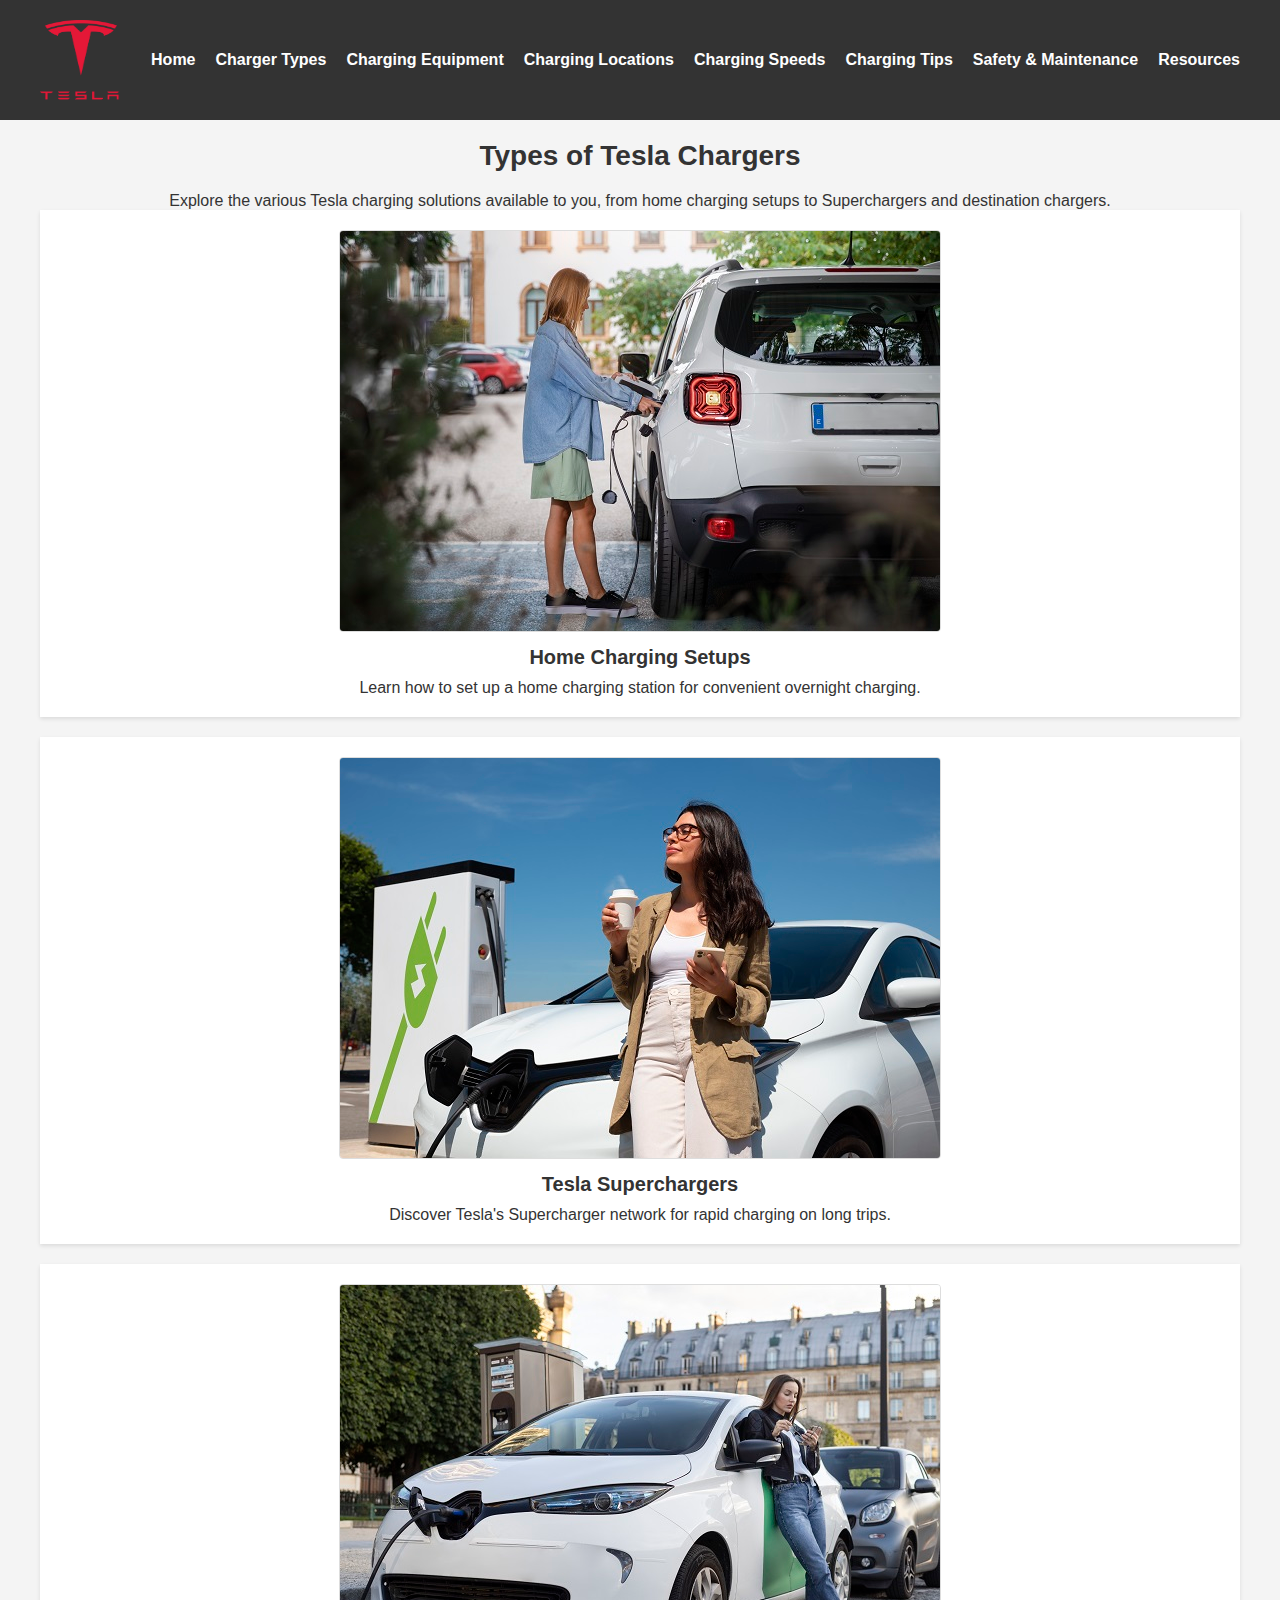
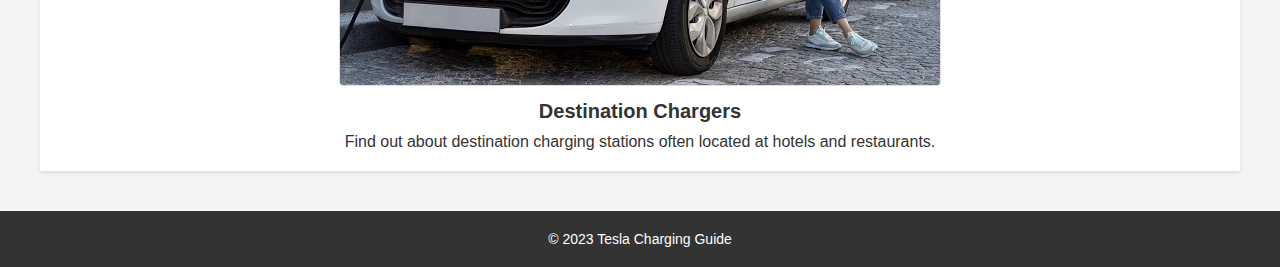
<file: charger_types.html>
<!DOCTYPE html>
<html lang="en">
<head>
    <meta charset="UTF-8">
    <meta name="viewport" content="width=device-width, initial-scale=1.0">
    <title>Types of Tesla Chargers</title>
    <link rel="stylesheet" href="css/styles.css">
<script src="https://code.jquery.com/jquery-3.6.0.min.js"></script>

</head>
<body>
    <header>
        <nav>
            <div class="logo">
                <img src="img/tesla-logo.png" alt="Tesla Logo">
            </div>
            <ul class="menu">
                <li><a href="index.html">Home</a></li>
                <li><a href="charger_types.html">Charger Types</a></li>
                <li><a href="charging_equipment.html">Charging Equipment</a></li>
                <li><a href="charging_locations.html">Charging Locations</a></li>
                <li><a href="charging_speeds.html">Charging Speeds</a></li>
                <li><a href="charging_tips.html">Charging Tips</a></li>
                <li><a href="safety_and_maintenance.html">Safety & Maintenance</a></li>
                <li><a href="resources.html">Resources</a></li>
            </ul>
        </nav>
    </header>
    
    <section class="content">
        <h2>Types of Tesla Chargers</h2>
        <p>Explore the various Tesla charging solutions available to you, from home charging setups to Superchargers and destination chargers.</p>
        
        <div class="charger-type">
            <img src="img/home-charging.jpg" alt="Home Charging" class="enlarge-image">
            <h3>Home Charging Setups</h3>
            <p>Learn how to set up a home charging station for convenient overnight charging.</p>
        </div>
        
        <div class="charger-type">
            <img src="img/superchargers.jpg" alt="Superchargers" class="enlarge-image">
            <h3>Tesla Superchargers</h3>
            <p>Discover Tesla's Supercharger network for rapid charging on long trips.</p>
        </div>
        
        <div class="charger-type">
            <img src="img/destination-charger.jpg" alt="Destination Chargers" class="enlarge-image">
            <h3>Destination Chargers</h3>
            <p>Find out about destination charging stations often located at hotels and restaurants.</p>
        </div>
    </section>
    
    <footer>
        <p>&copy; 2023 Tesla Charging Guide</p>
    </footer>

    <script>
        $(document).ready(function () {
            // Select all images with the class 'enlarge-image'
            $('.enlarge-image').hover(function () {
                // Enlarge the image on hover
                $(this).css('transform', 'scale(1.1)');
                $(this).css('transition', 'transform 0.3s ease');
            }, function () {
                // Shrink the image back to its original size on hover out
                $(this).css('transform', 'scale(1)');
            });
        });
    </script>
    
</body>
</html>
</file>
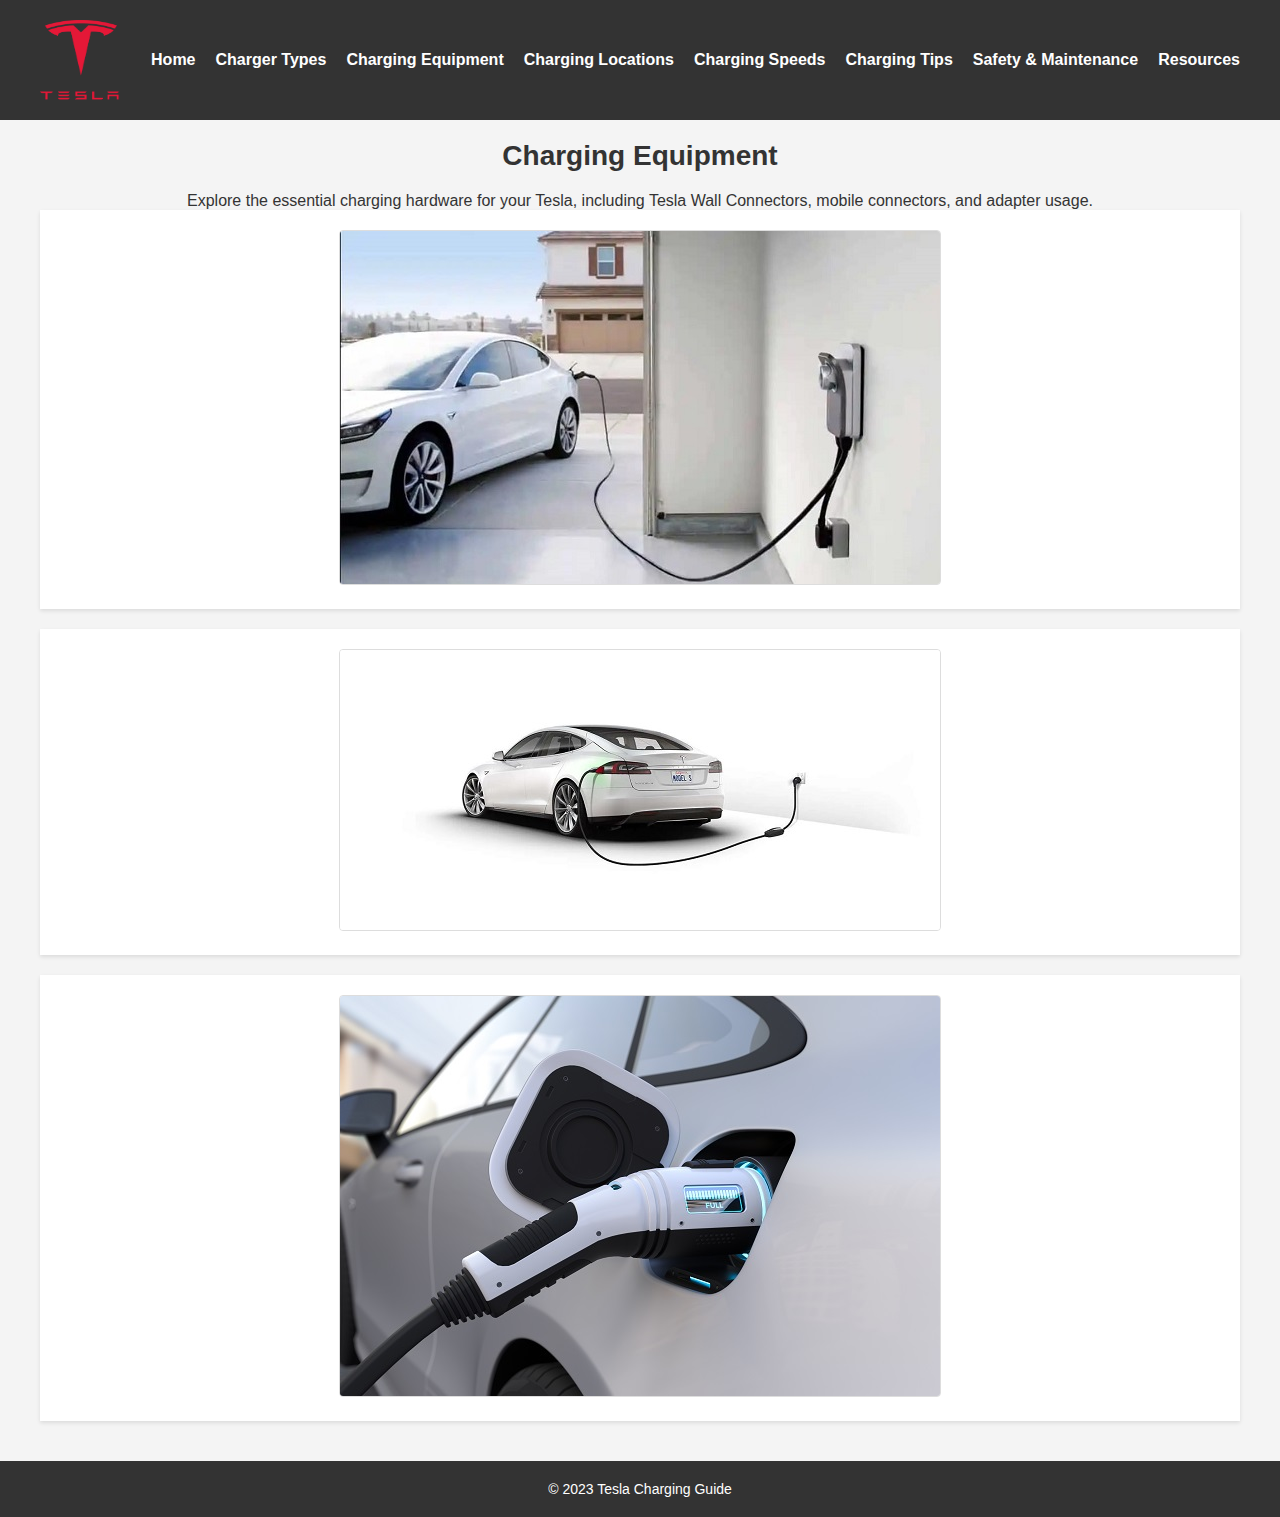
<file: charging_equipment.html>
<!DOCTYPE html>
<html lang="en">
<head>
    <meta charset="UTF-8">
    <meta name="viewport" content="width=device-width, initial-scale=1.0">
    <title>Charging Equipment</title>
    <link rel="stylesheet" href="css/styles.css">
    <script src="https://code.jquery.com/jquery-3.6.0.min.js"></script>
</head>
<body>
    <header>
        <nav>
            <div class="logo">
                <img src="img/tesla-logo.png" alt="Tesla Logo">
            </div>
            <ul class="menu">
                <li><a href="index.html">Home</a></li>
                <li><a href="charger_types.html">Charger Types</a></li>
                <li><a href="charging_equipment.html">Charging Equipment</a></li>
                <li><a href="charging_locations.html">Charging Locations</a></li>
                <li><a href="charging_speeds.html">Charging Speeds</a></li>
                <li><a href="charging_tips.html">Charging Tips</a></li>
                <li><a href="safety_and_maintenance.html">Safety & Maintenance</a></li>
                <li><a href="resources.html">Resources</a></li>
            </ul>
        </nav>
    </header>
    
    <section class="content">
        <h2>Charging Equipment</h2>
        <p>Explore the essential charging hardware for your Tesla, including Tesla Wall Connectors, mobile connectors, and adapter usage.</p>
        
        <!-- Tesla Wall Connectors -->
        <div class="charging-item">
            <div class="overlay"> <!-- This div contains the text -->
                <h3>Tesla Wall Connectors</h3><br>
                <br><p>Learn about Tesla Wall Connectors for faster home charging and installation guidelines.</p>
            </div>
            <img src="img/tesla-wall-connector.jpg" alt="Tesla Wall Connector">
        </div>
        
        <!-- Mobile Connectors -->
        <div class="charging-item">
            <div class="overlay"> <!-- This div contains the text -->
                <h3>Mobile Connectors</h3><br>
                <br><p>Discover how to use the Tesla Mobile Connector for charging on the go and its compatibility with different outlets.</p>
            </div>
            <img src="img/mobile-connector.jpg" alt="Mobile Connector">
        </div>
        
        <!-- Adapter Usage -->
        <div class="charging-item">
            <div class="overlay"> <!-- This div contains the text -->
                <h3>Adapter Usage</h3><br>
                <br><p>Get insights into using adapters for charging at various types of charging stations and outlets.</p>
            </div>
            <img src="img/adapter-usage.jpg" alt="Adapter Usage">
        </div>
    </section>
    
    <footer>
        <p>&copy; 2023 Tesla Charging Guide</p>
    </footer>

    <!-- jQuery script to show/hide text on hover -->
    <script>
        $(document).ready(function () {
            $('.charging-item').hover(function () {
                // Show the text overlay on hover
                $(this).find('.overlay').css('opacity', '1');
            }, function () {
                // Hide the text overlay when the mouse leaves
                $(this).find('.overlay').css('opacity', '0');
            });
        });
    </script>
</body>
</html>
</file>
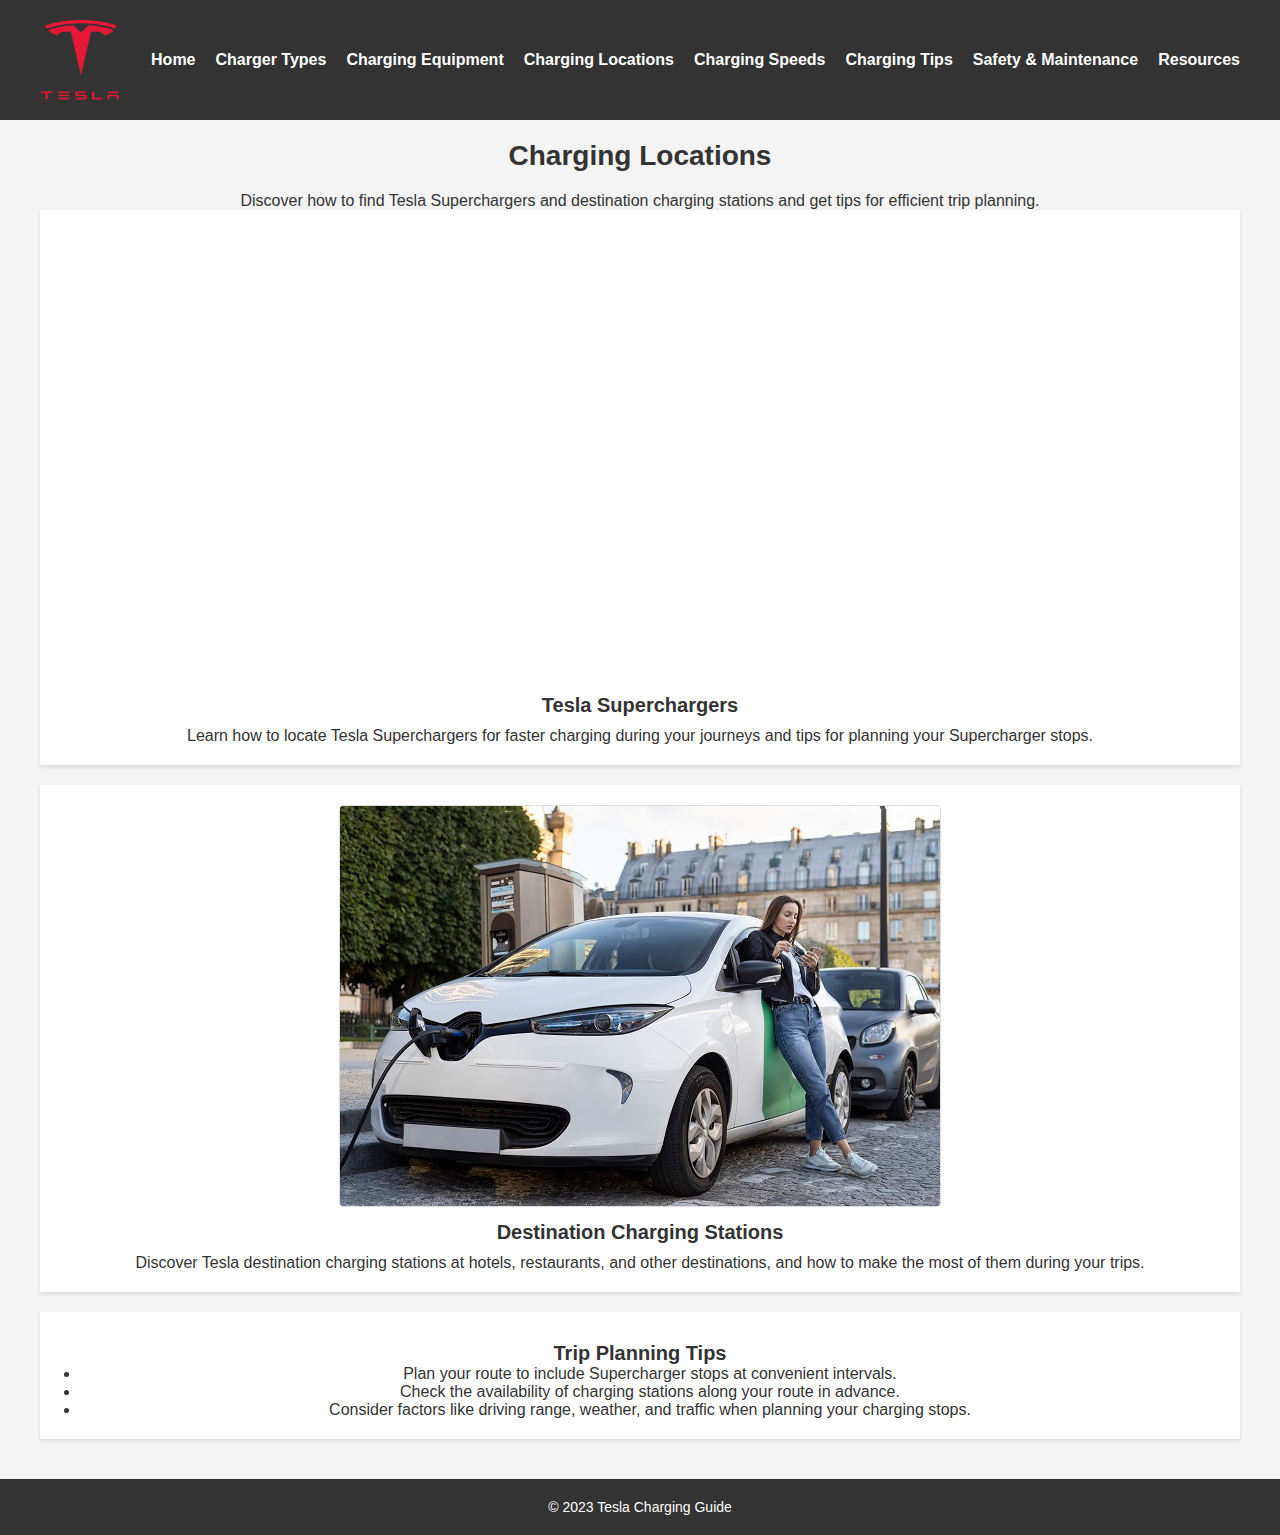
<file: charging_locations.html>
<!DOCTYPE html>
<html lang="en">
<head>
    <meta charset="UTF-8">
    <meta name="viewport" content="width=device-width, initial-scale=1.0">
    <title>Charging Locations</title>
    <link rel="stylesheet" href="css/styles.css">
<script src="https://code.jquery.com/jquery-3.6.0.min.js"></script>

</head>
<body>
    <header>
        <nav>
            <div class="logo">
                <img src="img/tesla-logo.png" alt="Tesla Logo">
            </div>
            <ul class="menu">
                <li><a href="index.html">Home</a></li>
                <li><a href="charger_types.html">Charger Types</a></li>
                <li><a href="charging_equipment.html">Charging Equipment</a></li>
                <li><a href="charging_locations.html">Charging Locations</a></li>
                <li><a href="charging_speeds.html">Charging Speeds</a></li>
                <li><a href="charging_tips.html">Charging Tips</a></li>
                <li><a href="safety_and_maintenance.html">Safety & Maintenance</a></li>
                <li><a href="resources.html">Resources</a></li>
            </ul>
        </nav>
    </header>
    
    <section class="content">
        <h2>Charging Locations</h2>
        <p>Discover how to find Tesla Superchargers and destination charging stations and get tips for efficient trip planning.</p>
        
        <div class="charging-item">
            <iframe src="https://www.google.com/maps/embed?pb=!1m16!1m12!1m3!1d3941982.85686497!2d-121.56523698744319!3d35.91095203027232!2m3!1f0!2f0!3f0!3m2!1i1024!2i768!4f13.1!2m1!1stesla%20supercharger%20california%20map!5e0!3m2!1sen!2sus!4v1695915877413!5m2!1sen!2sus" width="600" height="450" style="border:0;" allowfullscreen="" loading="lazy" referrerpolicy="no-referrer-when-downgrade"></iframe>
            <h3>Tesla Superchargers</h3>
            <p>Learn how to locate Tesla Superchargers for faster charging during your journeys and tips for planning your Supercharger stops.</p>
        </div>
        
        <div class="charging-item">
            <img src="img/destination-charger.jpg" alt="Destination Charging">
            <h3>Destination Charging Stations</h3>
            <p>Discover Tesla destination charging stations at hotels, restaurants, and other destinations, and how to make the most of them during your trips.</p>
        </div>
        
        <div class="charging-tips">
            <h3>Trip Planning Tips</h3>
            <ul>
                <li>Plan your route to include Supercharger stops at convenient intervals.</li>
                <li>Check the availability of charging stations along your route in advance.</li>
                <li>Consider factors like driving range, weather, and traffic when planning your charging stops.</li>
            </ul>
        </div>
    </section>
    
    <footer>
        <p>&copy; 2023 Tesla Charging Guide</p>
    </footer>
</body>
</html>
</file>
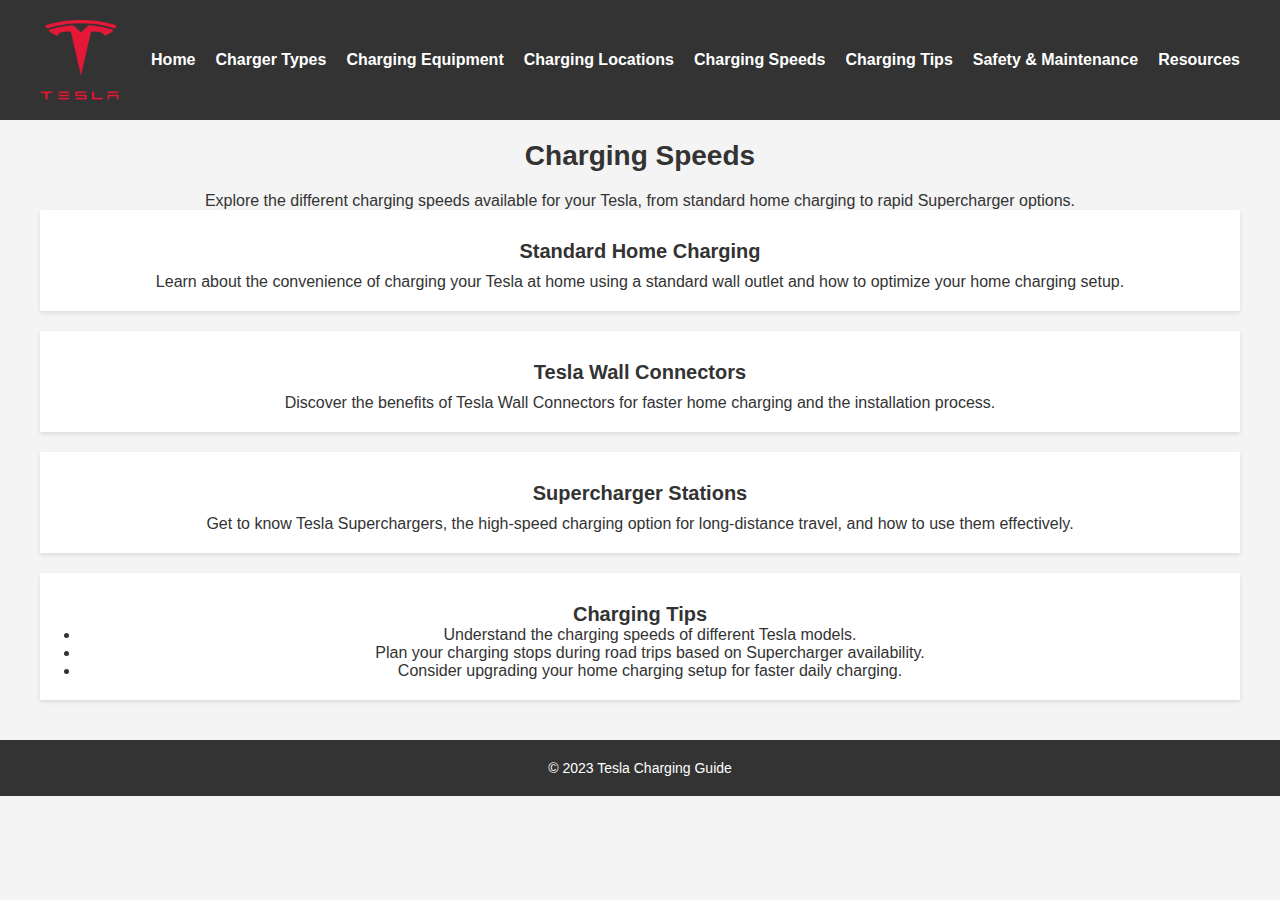
<file: charging_speeds.html>
<!DOCTYPE html>
<html lang="en">
<head>
    <meta charset="UTF-8">
    <meta name="viewport" content="width=device-width, initial-scale=1.0">
    <title>Charging Speeds</title>
    <link rel="stylesheet" href="css/styles.css">
<script src="https://code.jquery.com/jquery-3.6.0.min.js"></script>

</head>
<body>
    <header>
        <nav>
            <div class="logo">
                <img src="img/tesla-logo.png" alt="Tesla Logo">
            </div>
            <ul class="menu">
                <li><a href="index.html">Home</a></li>
                <li><a href="charger_types.html">Charger Types</a></li>
                <li><a href="charging_equipment.html">Charging Equipment</a></li>
                <li><a href="charging_locations.html">Charging Locations</a></li>
                <li><a href="charging_speeds.html">Charging Speeds</a></li>
                <li><a href="charging_tips.html">Charging Tips</a></li>
                <li><a href="safety_and_maintenance.html">Safety & Maintenance</a></li>
                <li><a href="resources.html">Resources</a></li>
            </ul>
        </nav>
    </header>
    
    <section class="content">
        <h2>Charging Speeds</h2>
        <p>Explore the different charging speeds available for your Tesla, from standard home charging to rapid Supercharger options.</p>
        
        <div class="charging-item">
            <h3>Standard Home Charging</h3>
            <p>Learn about the convenience of charging your Tesla at home using a standard wall outlet and how to optimize your home charging setup.</p>
        </div>
        
        <div class="charging-item">
            <h3>Tesla Wall Connectors</h3>
            <p>Discover the benefits of Tesla Wall Connectors for faster home charging and the installation process.</p>
        </div>
        
        <div class="charging-item">
            <h3>Supercharger Stations</h3>
            <p>Get to know Tesla Superchargers, the high-speed charging option for long-distance travel, and how to use them effectively.</p>
        </div>
        
        <div class="charging-tips">
            <h3>Charging Tips</h3>
            <ul>
                <li>Understand the charging speeds of different Tesla models.</li>
                <li>Plan your charging stops during road trips based on Supercharger availability.</li>
                <li>Consider upgrading your home charging setup for faster daily charging.</li>
            </ul>
        </div>
    </section>
    
    <footer>
        <p>&copy; 2023 Tesla Charging Guide</p>
    </footer>
</body>
</html>
</file>
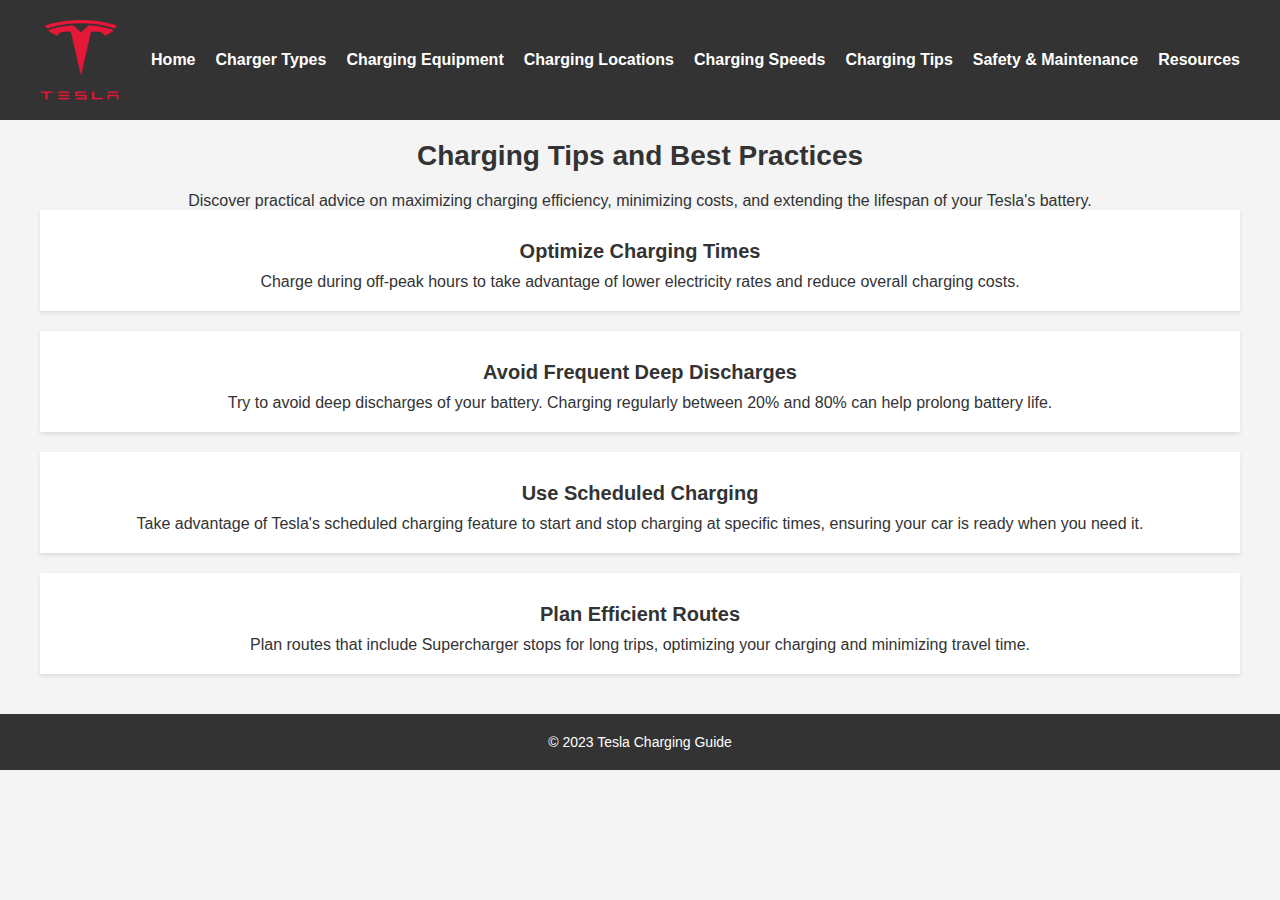
<file: charging_tips.html>
<!DOCTYPE html>
<html lang="en">
<head>
    <meta charset="UTF-8">
    <meta name="viewport" content="width=device-width, initial-scale=1.0">
    <title>Charging Tips and Best Practices</title>
    <link rel="stylesheet" href="css/styles.css">
<script src="https://code.jquery.com/jquery-3.6.0.min.js"></script>

</head>
<body>
    <header>
        <nav>
            <div class="logo">
                <img src="img/tesla-logo.png" alt="Tesla Logo">
            </div>
            <ul class="menu">
                <li><a href="index.html">Home</a></li>
                <li><a href="charger_types.html">Charger Types</a></li>
                <li><a href="charging_equipment.html">Charging Equipment</a></li>
                <li><a href="charging_locations.html">Charging Locations</a></li>
                <li><a href="charging_speeds.html">Charging Speeds</a></li>
                <li><a href="charging_tips.html">Charging Tips</a></li>
                <li><a href="safety_and_maintenance.html">Safety & Maintenance</a></li>
                <li><a href="resources.html">Resources</a></li>
            </ul>
        </nav>
    </header>
    
    <section class="content">
        <h2>Charging Tips and Best Practices</h2>
        <p>Discover practical advice on maximizing charging efficiency, minimizing costs, and extending the lifespan of your Tesla's battery.</p>
        
        <div class="charging-tip">
            <h3>Optimize Charging Times</h3>
            <p>Charge during off-peak hours to take advantage of lower electricity rates and reduce overall charging costs.</p>
        </div>
        
        <div class="charging-tip">
            <h3>Avoid Frequent Deep Discharges</h3>
            <p>Try to avoid deep discharges of your battery. Charging regularly between 20% and 80% can help prolong battery life.</p>
        </div>
        
        <div class="charging-tip">
            <h3>Use Scheduled Charging</h3>
            <p>Take advantage of Tesla's scheduled charging feature to start and stop charging at specific times, ensuring your car is ready when you need it.</p>
        </div>
        
        <div class="charging-tip">
            <h3>Plan Efficient Routes</h3>
            <p>Plan routes that include Supercharger stops for long trips, optimizing your charging and minimizing travel time.</p>
        </div>
    </section>
    
    <footer>
        <p>&copy; 2023 Tesla Charging Guide</p>
    </footer>
</body>
</html>
</file>
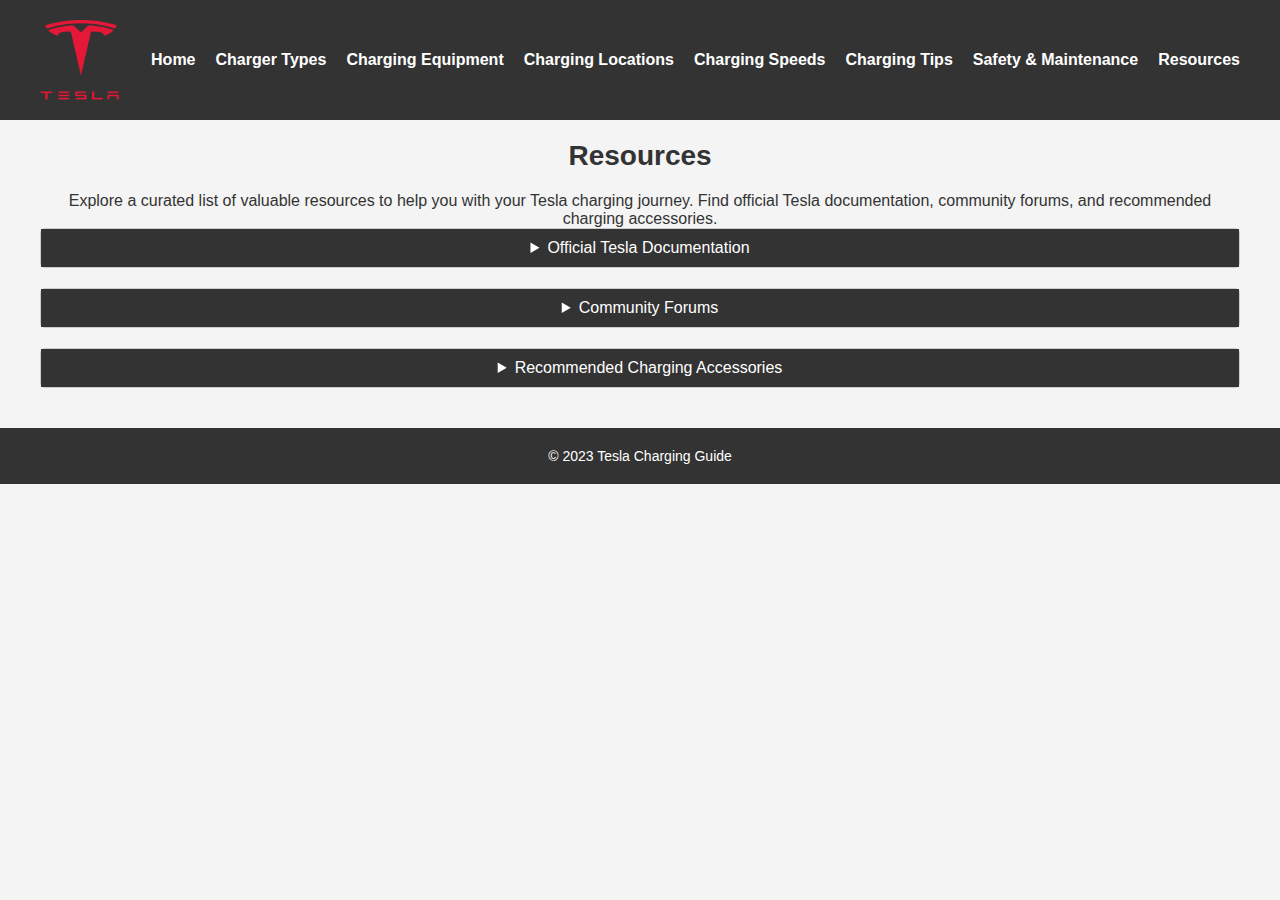
<file: resources.html>
<!DOCTYPE html>
<html lang="en">
<head>
    <meta charset="UTF-8">
    <meta name="viewport" content="width=device-width, initial-scale=1.0">
    <title>Resources</title>
    <link rel="stylesheet" href="css/styles.css">
<script src="https://code.jquery.com/jquery-3.6.0.min.js"></script>

</head>
<body>
    <header>
        <nav>
            <div class="logo">
                <img src="img/tesla-logo.png" alt="Tesla Logo">
            </div>
            <ul class="menu">
                <li><a href="index.html">Home</a></li>
                <li><a href="charger_types.html">Charger Types</a></li>
                <li><a href="charging_equipment.html">Charging Equipment</a></li>
                <li><a href="charging_locations.html">Charging Locations</a></li>
                <li><a href="charging_speeds.html">Charging Speeds</a></li>
                <li><a href="charging_tips.html">Charging Tips</a></li>
                <li><a href="safety_and_maintenance.html">Safety & Maintenance</a></li>
                <li><a href="resources.html">Resources</a></li>
            </ul>
        </nav>
    </header>
    
    <section class="content">
        <h2>Resources</h2>
        <p>Explore a curated list of valuable resources to help you with your Tesla charging journey. Find official Tesla documentation, community forums, and recommended charging accessories.</p>
        
        <!-- Official Tesla Documentation -->
        <details>
            <summary>Official Tesla Documentation</summary>
            <p>Access official Tesla documentation for detailed information on charging your Tesla vehicle, including user manuals and technical specifications.</p>
            <a href="https://www.tesla.com/support" target="_blank">Visit Tesla Support</a>
        </details>
        
        <!-- Community Forums -->
        <details>
            <summary>Community Forums</summary>
            <p>Connect with fellow Tesla owners and enthusiasts on community forums. Share experiences, tips, and troubleshooting advice.</p>
            <a href="https://teslamotorsclub.com/" target="_blank">Tesla Motors Club</a><br>
            <a href="https://www.reddit.com/r/teslamotors/" target="_blank">Tesla Motors Reddit</a>
        </details>
        
        <!-- Recommended Charging Accessories -->
        <details>
            <summary>Recommended Charging Accessories</summary>
            <p>Discover a selection of recommended charging accessories to enhance your Tesla charging experience, from adapters to cable organizers.</p>
            <a href="https://shop.tesla.com/category/charging" target="_blank">Tesla Charging Accessories</a><br>
            <a href="https://www.amazon.com/" target="_blank">Amazon Charging Accessories</a>
        </details>
    </section>

    <footer>
        <p>&copy; 2023 Tesla Charging Guide</p>
    </footer>
</body>
</html>
</file>
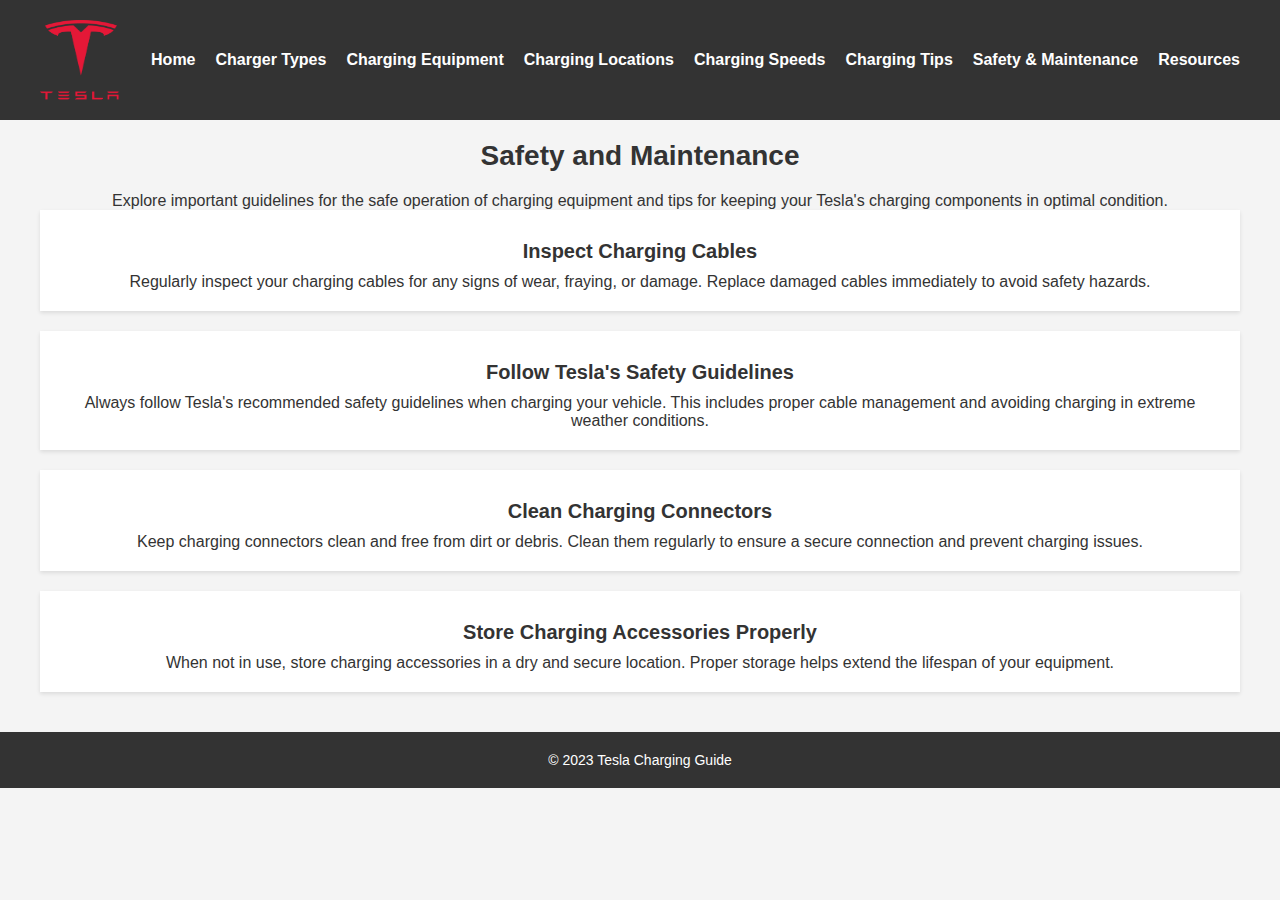
<file: safety_and_maintenance.html>
<!DOCTYPE html>
<html lang="en">
<head>
    <meta charset="UTF-8">
    <meta name="viewport" content="width=device-width, initial-scale=1.0">
    <title>Safety and Maintenance</title>
    <link rel="stylesheet" href="css/styles.css">
<script src="https://code.jquery.com/jquery-3.6.0.min.js"></script>

</head>
<body>
    <header>
        <nav>
            <div class="logo">
                <img src="img/tesla-logo.png" alt="Tesla Logo">
            </div>
            <ul class="menu">
                <li><a href="index.html">Home</a></li>
                <li><a href="charger_types.html">Charger Types</a></li>
                <li><a href="charging_equipment.html">Charging Equipment</a></li>
                <li><a href="charging_locations.html">Charging Locations</a></li>
                <li><a href="charging_speeds.html">Charging Speeds</a></li>
                <li><a href="charging_tips.html">Charging Tips</a></li>
                <li><a href="safety_and_maintenance.html">Safety & Maintenance</a></li>
                <li><a href="resources.html">Resources</a></li>
            </ul>
        </nav>
    </header>
    
    <section class="content">
        <h2>Safety and Maintenance</h2>
        <p>Explore important guidelines for the safe operation of charging equipment and tips for keeping your Tesla's charging components in optimal condition.</p>
        
        <div class="safety-tip">
            <h3>Inspect Charging Cables</h3>
            <p>Regularly inspect your charging cables for any signs of wear, fraying, or damage. Replace damaged cables immediately to avoid safety hazards.</p>
        </div>
        
        <div class="safety-tip">
            <h3>Follow Tesla's Safety Guidelines</h3>
            <p>Always follow Tesla's recommended safety guidelines when charging your vehicle. This includes proper cable management and avoiding charging in extreme weather conditions.</p>
        </div>
        
        <div class="safety-tip">
            <h3>Clean Charging Connectors</h3>
            <p>Keep charging connectors clean and free from dirt or debris. Clean them regularly to ensure a secure connection and prevent charging issues.</p>
        </div>
        
        <div class="safety-tip">
            <h3>Store Charging Accessories Properly</h3>
            <p>When not in use, store charging accessories in a dry and secure location. Proper storage helps extend the lifespan of your equipment.</p>
        </div>
    </section>
    
    <footer>
        <p>&copy; 2023 Tesla Charging Guide</p>
    </footer>
</body>
</html>
</file>
<file: css/styles.css>
/* Reset some default styles */
body, h1, h2, p {
    margin: 0;
    padding: 0;
}

/* Global styles */
body {
    font-family: Arial, sans-serif;
    background-color: #f4f4f4;
    color: #333;
}

header {
    background-color: #333;
    color: #fff;
    padding: 20px 0;
}

nav {
    max-width: 1200px;
    margin: 0 auto;
    display: flex;
    justify-content: space-between;
    align-items: center;
    padding: 0 20px;
}

.logo {
    display: flex;
    align-items: center;
}

.logo img {
    width: 80px;
    height: 80px;
    margin-right: 10px;
}

.menu {
    list-style: none;
    display: flex;
}

.menu li {
    margin-right: 20px;
}

.menu li:last-child {
    margin-right: 0;
}

.menu a {
    text-decoration: none;
    color: #fff;
    font-weight: bold;
}

/* Hero section */
.hero {
    background-image: url('tesla-charging-hero.jpg');
    background-size: cover;
    text-align: center;
    padding: 100px 0;
}

.hero h2 {
    font-size: 36px;
    margin-bottom: 20px;
}

.hero p {
    font-size: 18px;
    margin-bottom: 40px;
}

.cta-button {
    display: inline-block;
    padding: 15px 30px;
    background-color: #f00;
    color: #fff;
    text-decoration: none;
    font-weight: bold;
    border-radius: 5px;
}

.cta-button:hover {
    background-color: #c00;
}

/* About section */
.about {
    max-width: 800px;
    margin: 0 auto;
    text-align: center;
    padding: 40px 20px;
}

.about h2 {
    font-size: 28px;
    margin-bottom: 20px;
}

/* Features section */
.features {
    max-width: 1200px;
    margin: 0 auto;
    display: flex;
    justify-content: space-between;
    padding: 40px 20px;
}

.feature {
    flex: 1;
    background-color: #fff;
    padding: 20px;
    text-align: center;
    border-radius: 5px;
    box-shadow: 0 2px 4px rgba(0, 0, 0, 0.1);
}

.feature img {
    max-width: 100%;
    border-radius: 5px;
}

.feature h3 {
    font-size: 24px;
    margin-top: 10px;
}

/* Footer section */
footer {
    background-color: #333;
    color: #fff;
    text-align: center;
    padding: 20px 0;
    font-size: 14px;
}

/* Responsive design */
@media (max-width: 768px) {
    nav {
        flex-direction: column;
        align-items: flex-start;
    }

    .menu {
        margin-top: 20px;
    }

    .hero {
        padding: 60px 0;
    }

    .hero h2 {
        font-size: 28px;
    }

    .hero p {
        font-size: 16px;
        margin-bottom: 30px;
    }

    .about {
        padding: 20px;
    }

    .about h2 {
        font-size: 24px;
    }

    .features {
        flex-direction: column;
        align-items: center;
    }

    .feature {
        margin-bottom: 20px;
        text-align: left;
    }
}

/* Reset some default styles */
body, h1, h2, h3, p, ul, li {
    margin: 0;
    padding: 0;
}

/* Content section styles */
.content {
    max-width: 1200px;
    margin: 0 auto;
    padding: 20px;
    text-align: center;
}

h2 {
    font-size: 28px;
    margin-bottom: 20px;
}

.charger-type {
    background-color: #fff;
    padding: 20px;
    margin-bottom: 20px;
    box-shadow: 0 2px 4px rgba(0, 0, 0, 0.1);
    transition: transform 0.2s;
}

.charger-type:hover {
    transform: translateY(-5px);
}

.charger-type img {
    max-width: 100%;
    border: 1px solid #ddd;
    border-radius: 4px;
}

.charger-type h3 {
    font-size: 20px;
    margin-top: 10px;
}

.charger-type p {
    font-size: 16px;
    margin-top: 10px;
}




/* Reset some default styles */
body, h1, h2, h3, p, ul, li {
    margin: 0;
    padding: 0;
}


/* Content section styles */
.content {
    max-width: 1200px;
    margin: 0 auto;
    padding: 20px;
    text-align: center;
}

h2 {
    font-size: 28px;
    margin-bottom: 20px;
}

/* CSS to initially hide the text */
.charging-item {
    position: relative;
    cursor: pointer;
}

.charging-item .overlay {
    position: absolute;
    top: 0;
    left: 0;
    width: 100%;
    height: 100%;
    background: rgba(0, 0, 0, 0.5); /* Semi-transparent background color */
    color: white;
    display: flex;
    flex-direction: column; /* Stack text vertically */
    justify-content: center;
    align-items: center;
    opacity: 0; /* Initially hidden */
    transition: opacity 0.3s ease;
    padding: 20px; /* Add padding for separation */
    text-align: center; /* Center-align text */
}

.charging-item .overlay h3 {
    margin-bottom: 10px; /* Add space between heading and paragraph */
}

.charging-item:hover .overlay {
    opacity: 1; /* Show on hover */
}


.charging-item img {
    max-width: 100%;
    border: 1px solid #ddd;
    border-radius: 4px;
}

.charging-item h3 {
    font-size: 20px;
    margin-top: 10px;
}

.charging-item p {
    font-size: 16px;
    margin-top: 10px;
}



/* Reset some default styles */
body, h1, h2, h3, p, ul, li {
    margin: 0;
    padding: 0;
}


/* Content section styles */
.content {
    max-width: 1200px;
    margin: 0 auto;
    padding: 20px;
    text-align: center;
}

h2 {
    font-size: 28px;
    margin-bottom: 20px;
}

.charging-item {
    background-color: #fff;
    padding: 20px;
    margin-bottom: 20px;
    box-shadow: 0 2px 4px rgba(0, 0, 0, 0.1);
    transition: transform 0.2s;
}

.charging-item:hover {
    transform: translateY(-5px);
}

.charging-item img {
    max-width: 100%;
    border: 1px solid #ddd;
    border-radius: 4px;
}

.charging-item h3 {
    font-size: 20px;
    margin-top: 10px;
}

.charging-item p {
    font-size: 16px;
    margin-top: 10px;
}

/* Charging Tips section styles */
.charging-tips {
    background-color: #fff;
    padding: 20px;
    margin-bottom: 20px;
    box-shadow: 0 2px 4px rgba(0, 0, 0, 0.1);
}

.charging-tips h3 {
    font-size: 20px;
    margin-top: 10px;
}

.charging-tips ul {
    list-style-type: disc;
    margin-left: 20px;
}






/* Reset some default styles */
body, h1, h2, h3, p, ul, li {
    margin: 0;
    padding: 0;
}


/* Content section styles */
.content {
    max-width: 1200px;
    margin: 0 auto;
    padding: 20px;
    text-align: center;
}

h2 {
    font-size: 28px;
    margin-bottom: 20px;
}

.charging-item {
    background-color: #fff;
    padding: 20px;
    margin-bottom: 20px;
    box-shadow: 0 2px 4px rgba(0, 0, 0, 0.1);
    transition: transform 0.2s;
}

.charging-item:hover {
    transform: translateY(-5px);
}

.charging-item h3 {
    font-size: 20px;
    margin-top: 10px;
}

.charging-item p {
    font-size: 16px;
    margin-top: 10px;
}

/* Charging Tips section styles */
.charging-tips {
    background-color: #fff;
    padding: 20px;
    margin-bottom: 20px;
    box-shadow: 0 2px 4px rgba(0, 0, 0, 0.1);
}

.charging-tips h3 {
    font-size: 20px;
    margin-top: 10px;
}

.charging-tips ul {
    list-style-type: disc;
    margin-left: 20px;
}




/* Reset some default styles */
body, h1, h2, h3, p, ul, li {
    margin: 0;
    padding: 0;
}

/* Content section styles */
.content {
    max-width: 1200px;
    margin: 0 auto;
    padding: 20px;
    text-align: center;
}

h2 {
    font-size: 28px;
    margin-bottom: 20px;
}

.charging-tip {
    background-color: #fff;
    padding: 20px;
    margin-bottom: 20px;
    box-shadow: 0 2px 4px rgba(0, 0, 0, 0.1);
    transition: transform 0.2s;
}

.charging-tip:hover {
    transform: translateY(-5px);
}

.charging-tip h3 {
    font-size: 20px;
    margin-top: 10px;
}

.charging-tip p {
    font-size: 16px;
    margin-top: 10px;
}




/* Reset some default styles */
body, h1, h2, h3, p, ul, li {
    margin: 0;
    padding: 0;
}

/* Content section styles */
.content {
    max-width: 1200px;
    margin: 0 auto;
    padding: 20px;
    text-align: center;
}

h2 {
    font-size: 28px;
    margin-bottom: 20px;
}

.resource {
    background-color: #fff;
    padding: 20px;
    margin-bottom: 20px;
    box-shadow: 0 2px 4px rgba(0, 0, 0, 0.1);
    transition: transform 0.2s;
}

.resource:hover {
    transform: translateY(-5px);
}

.resource h3 {
    font-size: 20px;
    margin-top: 10px;
}

.resource p {
    font-size: 16px;
    margin-top: 10px;
}

.resource a {
    display: inline-block;
    background-color: #333;
    color: #fff;
    text-decoration: none;
    padding: 5px 15px;
    margin-top: 10px;
    border-radius: 5px;
}

.resource a:hover {
    background-color: #555;
}



/* Reset some default styles */
body, h1, h2, h3, p, ul, li {
    margin: 0;
    padding: 0;
}

/* Content section styles */
.content {
    max-width: 1200px;
    margin: 0 auto;
    padding: 20px;
    text-align: center;
}

h2 {
    font-size: 28px;
    margin-bottom: 20px;
}

.safety-tip {
    background-color: #fff;
    padding: 20px;
    margin-bottom: 20px;
    box-shadow: 0 2px 4px rgba(0, 0, 0, 0.1);
    transition: transform 0.2s;
}

.safety-tip:hover {
    transform: translateY(-5px);
}

.safety-tip h3 {
    font-size: 20px;
    margin-top: 10px;
}

.safety-tip p {
    font-size: 16px;
    margin-top: 10px;
}


/* Details styles */
details {
    margin-bottom: 20px;
    border: 1px solid #ccc;
    border-radius: 5px;
}

summary {
    background-color: #333;
    color: white;
    padding: 10px;
    cursor: pointer;
}

details p {
    padding: 10px;
}
</file>
